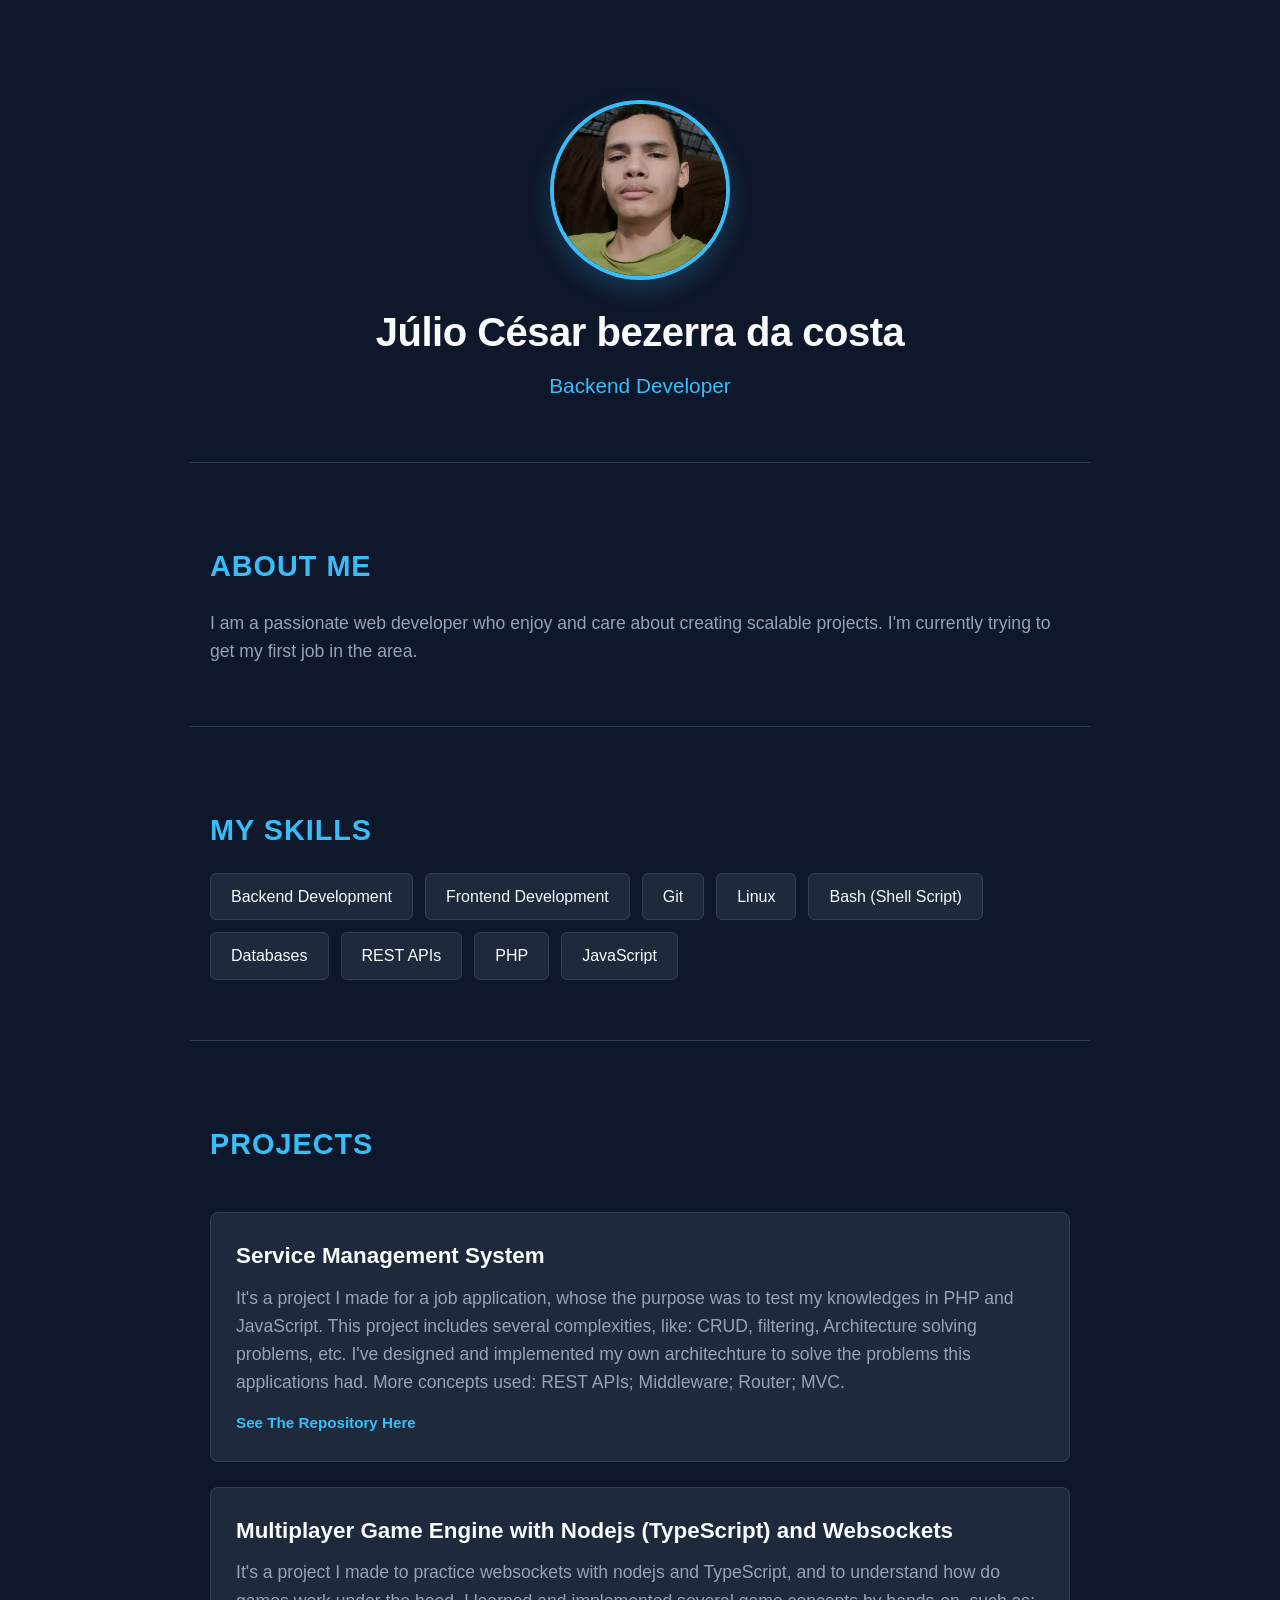
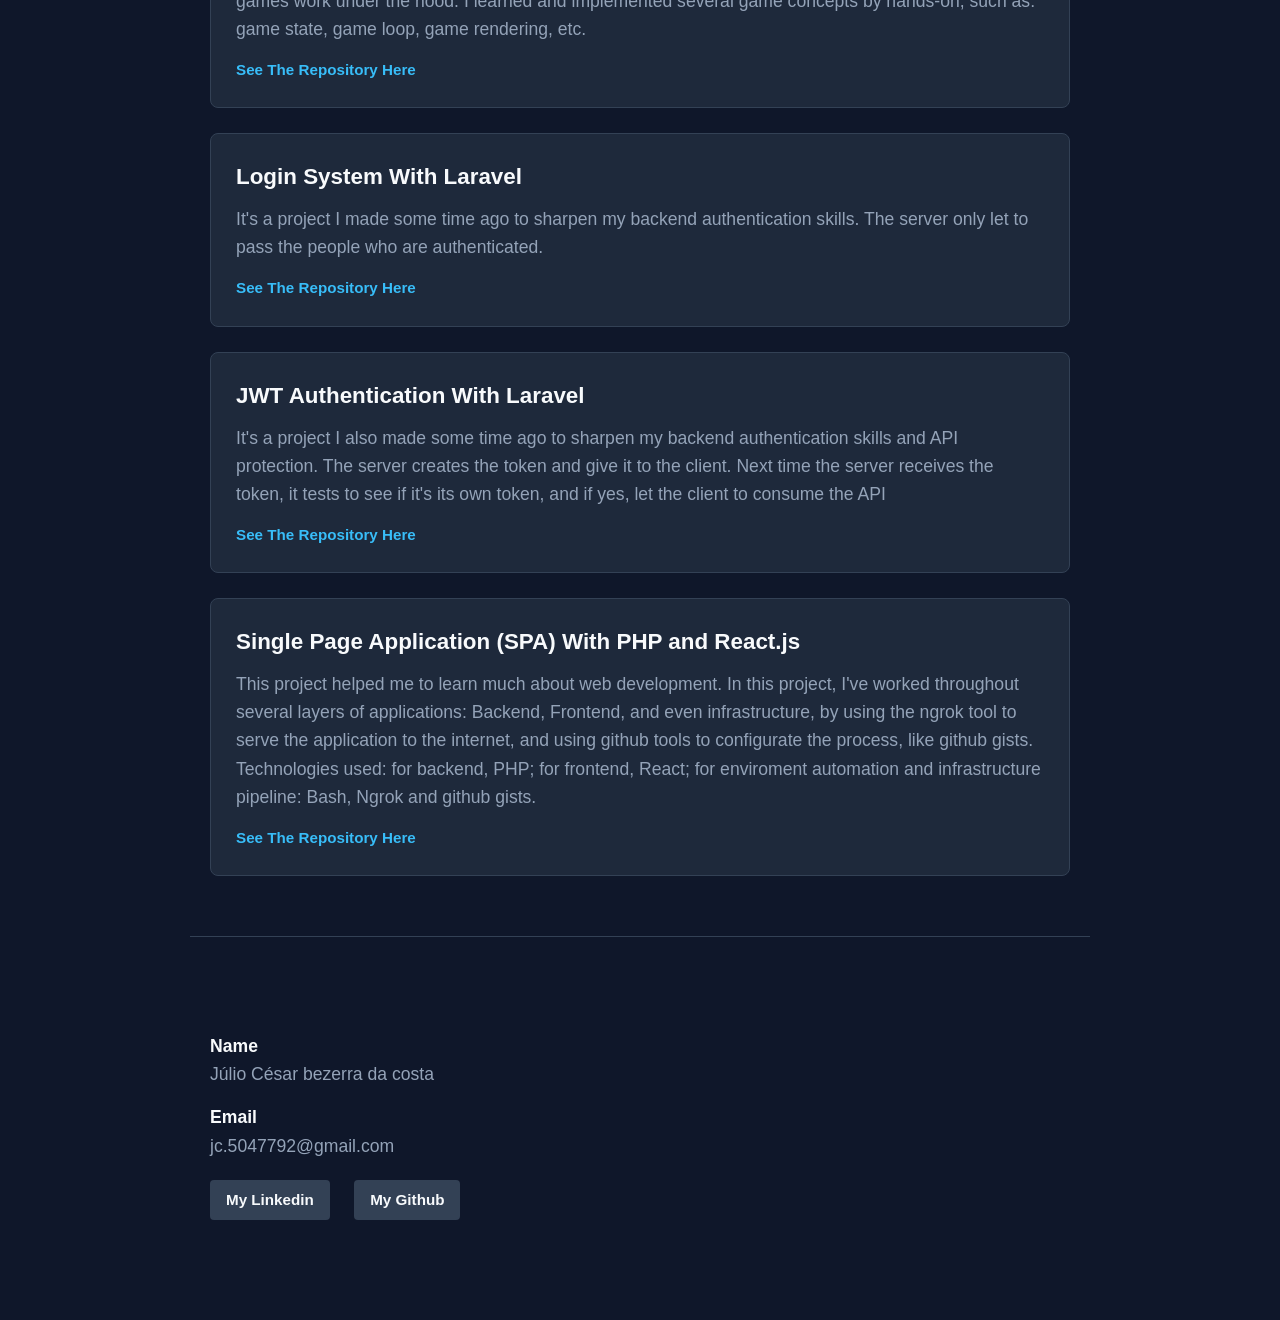
<file: index.html>
<html>
    <head>

	<title>Personal Portfolio</title>

	<link rel="stylesheet" href="/styles/index.css">

    </head>

    <body>

	<section id="profile">

	    <img src="/images/profilePhoto.jpg" alt="Profile Photo">

	    <h1>Júlio César bezerra da costa</h1>

	    <h2>Backend Developer</h2>

	</section>

	<section id="about_me">

	    <h3>About Me</h3>

	    <p>I am a passionate web developer who enjoy and care about creating scalable projects. I'm currently trying to get my first job in the area.</p>

	</section>

	<section id="skills">

	    <h3>My Skills</h3>

	    <ul>

		<li>Backend Development</li>

		<li>Frontend Development</li>

		<li>Git</li>

		<li>Linux</li>

		<li>Bash (Shell Script)</li>

		<li>Databases</li>

		<li>REST APIs</li>

		<li>PHP</li>

		<li>JavaScript</li>

	    </ul>

	</section>

	<section id="projects">

	    <h3>Projects</h3>

	    <div>

		<h4>Service Management System</h4>

		<p>
		    It's a project I made for a job application, whose the purpose was to test my knowledges in PHP and JavaScript.
		    This project includes several complexities, like: CRUD, filtering, Architecture solving problems, etc. I've designed
		    and implemented my own architechture to solve the problems this applications had. More concepts used: REST APIs; Middleware;
		    Router; MVC.
		</p>

		<a href="https://github.com/PoxaNit/TitanSoftwareERP_projeto_avaliacao_php">See The Repository Here</a>

	    </div>

	    <div>

		<h4>Multiplayer Game Engine with Nodejs (TypeScript) and Websockets</h4>

		<p>
		    It's a project I made to practice websockets with nodejs and TypeScript,
		    and to understand how do games work under the hood. I learned and implemented
		    several game concepts by hands-on, such as: game state, game loop, game rendering, etc.
		</p>

		<a href="https://github.com/PoxaNit/NodeJS-TypeScript-multiplayer-game-engine">See The Repository Here</a>

	    </div>

	    <div>

		<h4>Login System With Laravel</h4>

		<p>It's a project I made some time ago to sharpen my backend authentication skills. The server only let to pass the people who are authenticated.</p>

		<a href="https://github.com/PoxaNit/laravel-login-system">See The Repository Here</a>

	    </div>

	    <div>

		<h4>JWT Authentication With Laravel</h4>

		<p>It's a project I also made some time ago to sharpen my backend authentication skills and API protection. The server creates the token and give it to the client. Next time the server receives the token, it tests to see if it's its own token, and if yes, let the client to consume the API</p>

		<a href="https://github.com/PoxaNit/Laravel-JWT-Authentication">See The Repository Here</a>

	    </div>

	    <div>

		<h4>Single Page Application (SPA) With PHP and React.js</h4>

		<p>
		    This project helped me to learn much about web development. In this project,
		    I've worked throughout several layers of applications: Backend, Frontend, and even
		    infrastructure, by using the ngrok tool to serve the application to the internet,
		    and using github tools to configurate the process, like github gists. Technologies used:
		    for backend, PHP; for frontend, React; for enviroment automation and infrastructure pipeline:
		    Bash, Ngrok and github gists.
		</p>

		<a href="https://github.com/PoxaNit/Gerenciador-de-Card-pio">See The Repository Here</a>

	    </div>

	</section>

	<section id="contacts">

	    <h4>Name</h4>
	    <p>Júlio César bezerra da costa</p>

	    <h4>Email</h4>
	    <p>jc.5047792@gmail.com</p>

	    <a href="https://www.linkedin.com/in/julio-cesar-bezerra-da-costa-1a3975312">My Linkedin</a>
	    
	    <a href="https://github.com/PoxaNit">My Github</a>

	</section>

    </body>

</html>
</file>
<file: styles/index.css>
/* ==========================================================================
   1. CONFIGURAÇÕES GERAIS E VARIÁVEIS
   ========================================================================== */
:root {
    --bg-primary: #0f172a;       /* Azul escuro profundo */
    --bg-secondary: #1e293b;     /* Azul escuro para cartões/seções */
    --accent-color: #38bdf8;     /* Ciano para links e destaques */
    --text-main: #f8fafc;        /* Branco suave para textos principais */
    --text-muted: #94a3b8;       /* Cinza para textos secundários */
    --font-family: 'Segoe UI', Tahoma, Geneva, Verdana, sans-serif;
    --max-width: 900px;
}

* {
    margin: 0;
    padding: 0;
    box-sizing: border-box;
}

html {
    scroll-behavior: smooth; /* Requisito: Rolagem suave entre seções */
    font-family: var(--font-family);
    background-color: var(--bg-primary);
    color: var(--text-main);
    line-height: 1.6;
}

body {
    padding: 20px;
    display: flex;
    flex-direction: column;
    align-items: center;
}

section {
    width: 100%;
    max-width: var(--max-width);
    padding: 60px 20px;
    margin-bottom: 20px;
    border-bottom: 1px solid #334155;
}

section:last-of-type {
    border-bottom: none;
}

h3 {
    font-size: 1.8rem;
    color: var(--accent-color);
    margin-bottom: 20px;
    text-transform: uppercase;
    letter-spacing: 1px;
}

p {
    color: var(--text-muted);
    font-size: 1.1rem;
}

/* ==========================================================================
   2. SEÇÃO DE PERFIL (#profile)
   ========================================================================== */
#profile {
    text-align: center;
    padding-top: 80px;
}

#profile img {
    width: 180px;
    height: 180px;
    border-radius: 50%;
    object-fit: cover;
    border: 4px solid var(--accent-color);
    margin-bottom: 20px;
    box-shadow: 0 10px 25px rgba(56, 189, 248, 0.2);
}

#profile h1 {
    font-size: 2.5rem;
    margin-bottom: 5px;
    letter-spacing: -0.5px;
}

#profile h2 {
    font-size: 1.3rem;
    color: var(--accent-color);
    font-weight: 400;
}

/* ==========================================================================
   3. SEÇÃO DE SKILLS (#skills)
   ========================================================================== */
/* Nota: Corrigindo estilização para a tag customizada <list> ou <ul> */
#skills list, #skills ul {
    display: flex;
    flex-wrap: wrap;
    gap: 12px;
    padding: 0;
    list-style: none;
}

#skills li {
    background-color: var(--bg-secondary);
    color: var(--text-main);
    padding: 10px 20px;
    border-radius: 6px;
    font-weight: 500;
    border: 1px solid #334155;
    transition: transform 0.2s ease, border-color 0.2s ease;
}

#skills li:hover {
    transform: translateY(-3px);
    border-color: var(--accent-color);
}

/* ==========================================================================
   4. SEÇÃO DE PROJETOS (#projects)
   ========================================================================== */
#projects {
    display: flex;
    flex-direction: column;
    gap: 25px;
}

#projects div {
    background-color: var(--bg-secondary);
    padding: 25px;
    border-radius: 8px;
    border: 1px solid #334155;
    transition: box-shadow 0.3s ease;
}

#projects div:hover {
    box-shadow: 0 8px 20px rgba(0, 0, 0, 0.4);
}

#projects h4 {
    font-size: 1.4rem;
    margin-bottom: 10px;
    color: var(--text-main);
}

#projects p {
    margin-bottom: 15px;
}

#projects a, #contacts a {
    display: inline-block;
    color: var(--accent-color);
    text-decoration: none;
    font-weight: bold;
    font-size: 0.95rem;
    transition: opacity 0.2s ease;
}

#projects a:hover, #contacts a:hover {
    text-decoration: underline;
    opacity: 0.8;
}

/* ==========================================================================
   5. SEÇÃO DE CONTATOS (#contacts)
   ========================================================================== */
#contacts h4 {
    font-size: 1.1rem;
    margin-top: 15px;
    color: var(--text-main);
}

#contacts p {
    margin-bottom: 10px;
}

#contacts a {
    margin-right: 20px;
    margin-top: 10px;
    background-color: #334155;
    color: var(--text-main);
    padding: 8px 16px;
    border-radius: 4px;
}

#contacts a:hover {
    background-color: var(--accent-color);
    color: var(--bg-primary);
    text-decoration: none;
}

/* ==========================================================================
   6. RESPONSIVIDADE (MOBILE FIRST / ADAPTAÇÕES)
   ========================================================================== */
@media (max-width: 600px) {
    section {
        padding: 40px 10px;
    }

    #profile h1 {
        font-size: 2rem;
    }

    #profile img {
        width: 140px;
        height: 140px;
    }

    #skills list, #skills ul {
        justify-content: center;
    }

    #contacts a {
        display: block;
        text-align: center;
        margin-right: 0;
        margin-bottom: 10px;
    }
}
</file>
